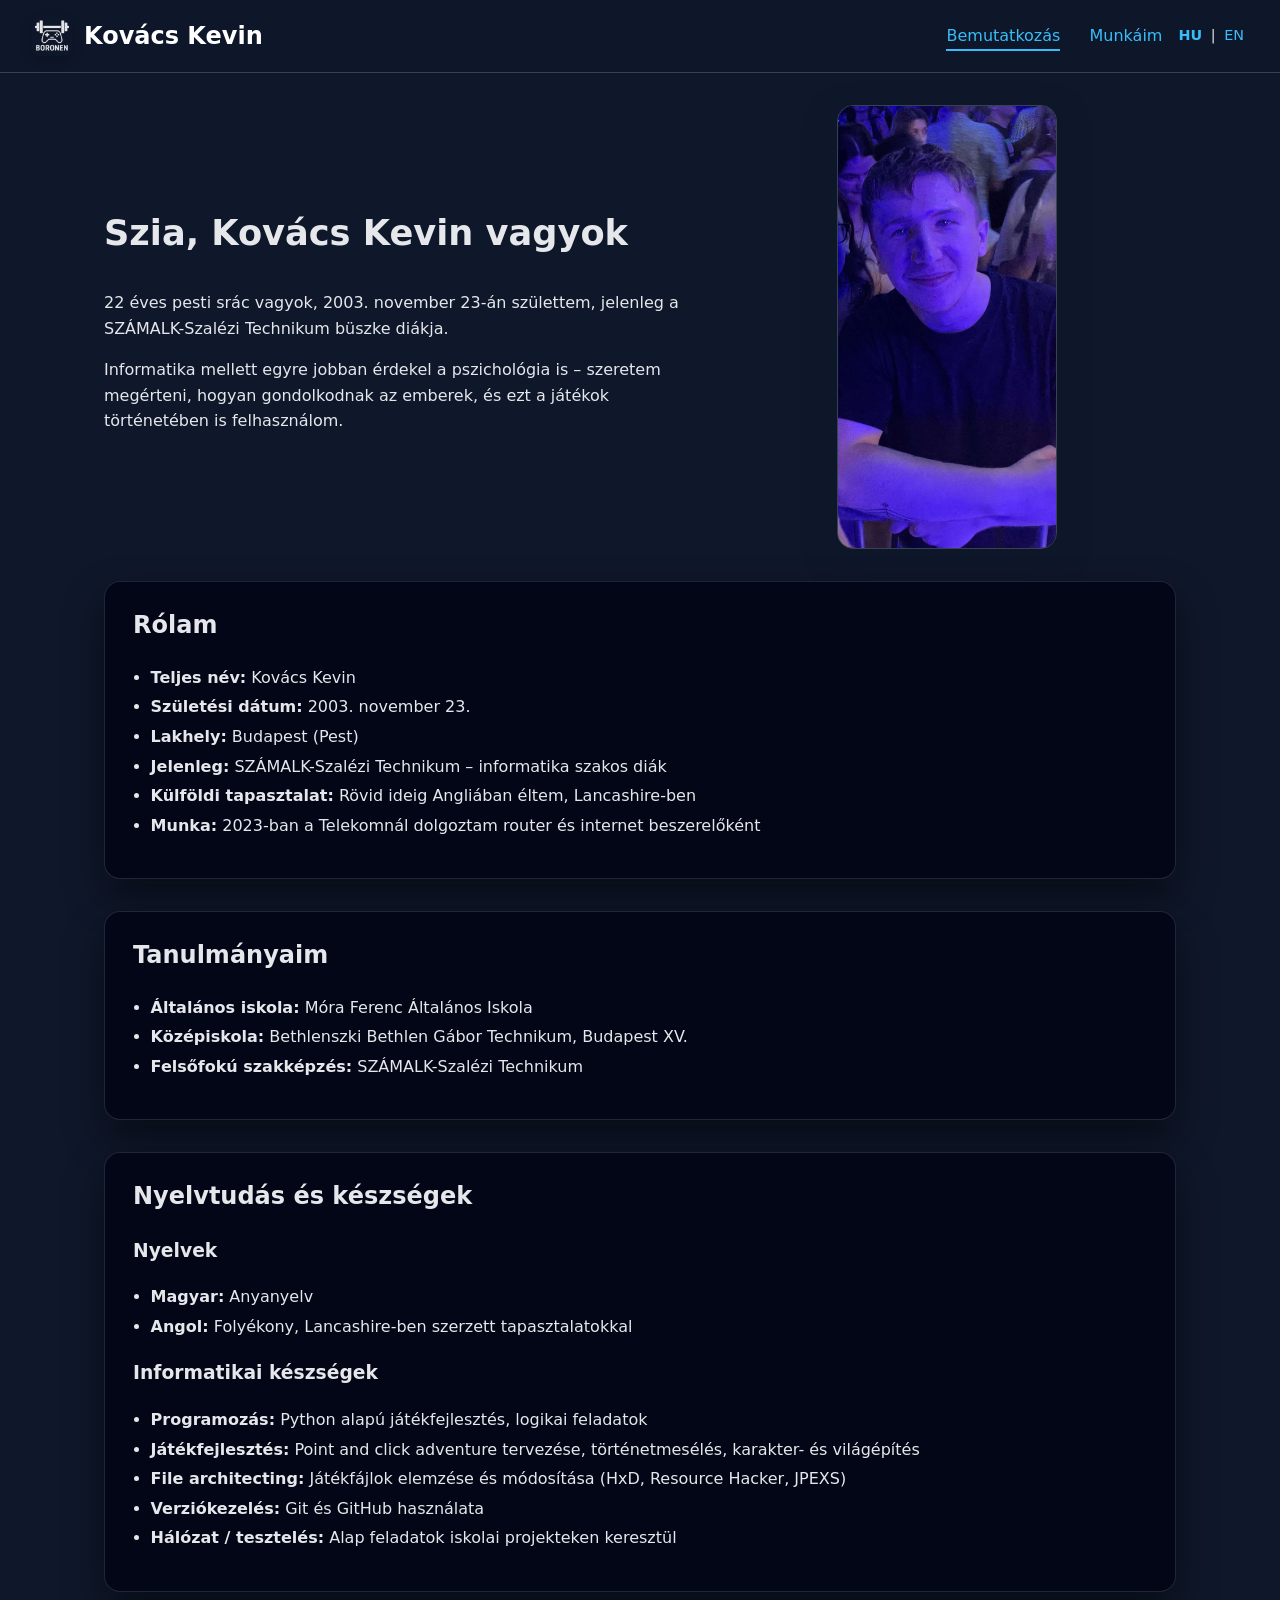
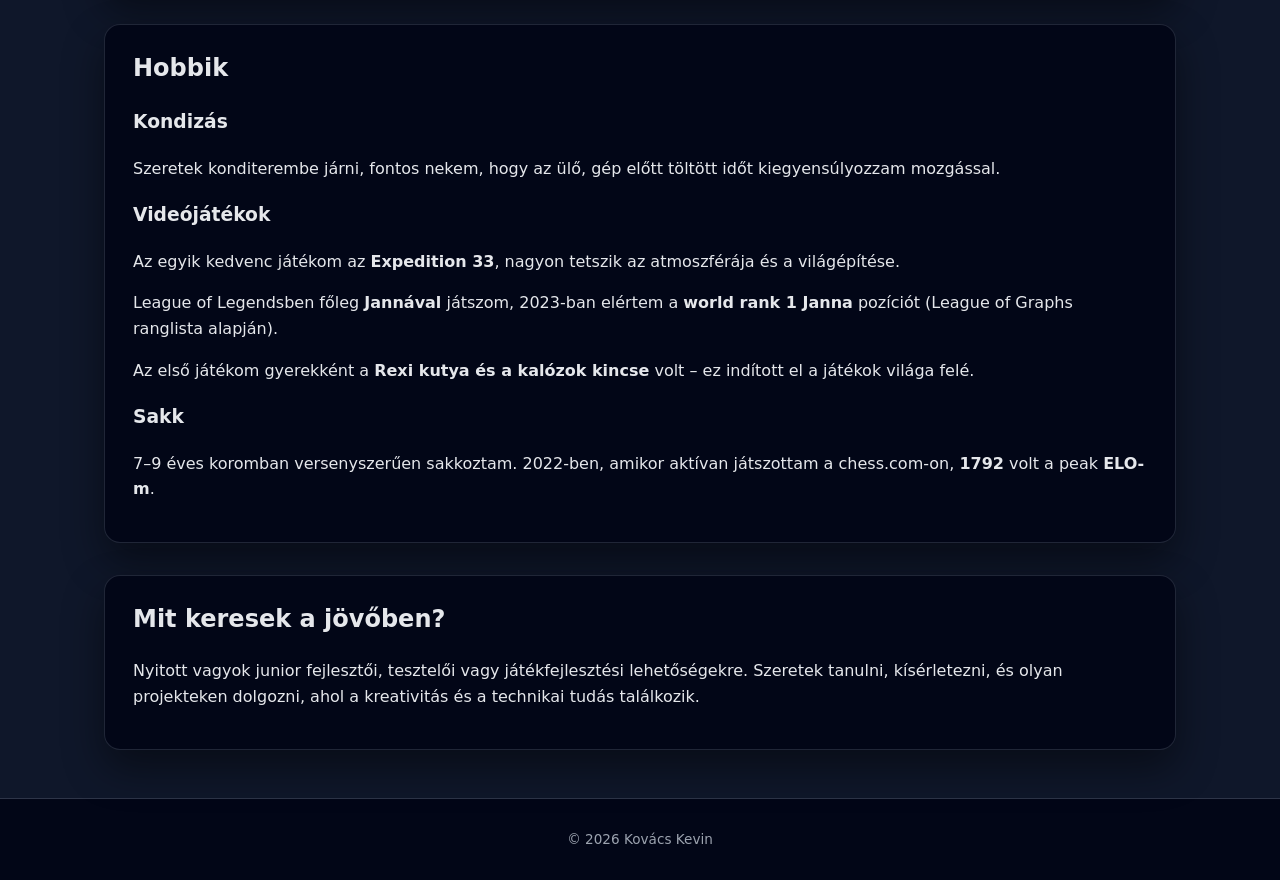
<file: index.html>
<!DOCTYPE html>
<html lang="hu">
<head>
    <meta charset="UTF-8">
    <title>Kovács Kevin – Portfólió</title>
    <meta name="description" content="Kovács Kevin portfóliója: programozás, file architecting, Project PP és kreatív munkák.">
    <meta name="keywords" content="Kovács Kevin, portfólió, programozás, játékfejlesztés, file architecting, hálózatok, tesztelés">
    <link rel="stylesheet" href="style.css">
</head>
<body class="lang-hu">
<header class="site-header">
    <div class="logo-group">
    <img src="assets/logo.png" alt="BORONEN logó" class="boronen-logo">
    <span class="logo-text">Kovács Kevin</span>
</div>
    <nav class="main-nav">
        <a href="index.html" class="active">Bemutatkozás</a>
        <a href="projects.html">Munkáim</a>
    </nav>
    <div class="lang-switch">
        <a href="index.html" class="active">HU</a> |
        <a href="index-en.html">EN</a>
    </div>
</header>

<main class="grid-container home-layout">

    <section class="selfintro">
        <div class="intro-text">
            <h1>Szia, Kovács Kevin vagyok</h1>
            <p>22 éves pesti srác vagyok, 2003. november 23-án születtem, jelenleg a SZÁMALK-Szalézi Technikum büszke diákja.</p>
            <p>Informatika mellett egyre jobban érdekel a pszichológia is – szeretem megérteni, hogyan gondolkodnak az emberek, és ezt a játékok történetében is felhasználom.</p>
        </div>

        <div class="intro-image">
            <img src="assets/jomagam.jpg" alt="Kovács Kevin portréja">
        </div>
    </section>

    <section class="about card">
        <h2>Rólam</h2>
        <ul>
            <li><strong>Teljes név:</strong> Kovács Kevin</li>
            <li><strong>Születési dátum:</strong> 2003. november 23.</li>
            <li><strong>Lakhely:</strong> Budapest (Pest)</li>
            <li><strong>Jelenleg:</strong> SZÁMALK-Szalézi Technikum – informatika szakos diák</li>
            <li><strong>Külföldi tapasztalat:</strong> Rövid ideig Angliában éltem, Lancashire-ben</li>
            <li><strong>Munka:</strong> 2023-ban a Telekomnál dolgoztam router és internet beszerelőként</li>
        </ul>
    </section>

    <section class="education card">
        <h2>Tanulmányaim</h2>
        <ul>
            <li><strong>Általános iskola:</strong> Móra Ferenc Általános Iskola</li>
            <li><strong>Középiskola:</strong> Bethlenszki Bethlen Gábor Technikum, Budapest XV.</li>
            <li><strong>Felsőfokú szakképzés:</strong> SZÁMALK-Szalézi Technikum</li>
        </ul>
    </section>

    <section class="skills card">
        <h2>Nyelvtudás és készségek</h2>

        <h3>Nyelvek</h3>
        <ul>
            <li><strong>Magyar:</strong> Anyanyelv</li>
            <li><strong>Angol:</strong> Folyékony, Lancashire-ben szerzett tapasztalatokkal</li>
        </ul>

        <h3>Informatikai készségek</h3>
        <ul>
            <li><strong>Programozás:</strong> Python alapú játékfejlesztés, logikai feladatok</li>
            <li><strong>Játékfejlesztés:</strong> Point and click adventure tervezése, történetmesélés, karakter- és világépítés</li>
            <li><strong>File architecting:</strong> Játékfájlok elemzése és módosítása (HxD, Resource Hacker, JPEXS)</li>
            <li><strong>Verziókezelés:</strong> Git és GitHub használata</li>
            <li><strong>Hálózat / tesztelés:</strong> Alap feladatok iskolai projekteken keresztül</li>
        </ul>
    </section>

    <section class="hobbies card">
        <h2>Hobbik</h2>

        <h3>Kondizás</h3>
        <p>Szeretek konditerembe járni, fontos nekem, hogy az ülő, gép előtt töltött időt kiegyensúlyozzam mozgással.</p>

        <h3>Videójátékok</h3>
        <p>Az egyik kedvenc játékom az <strong>Expedition 33</strong>, nagyon tetszik az atmoszférája és a világépítése.</p>
        <p>League of Legendsben főleg <strong>Jannával</strong> játszom, 2023-ban elértem a <strong>world rank 1 Janna</strong> pozíciót (League of Graphs ranglista alapján).</p>
        <p>Az első játékom gyerekként a <strong>Rexi kutya és a kalózok kincse</strong> volt – ez indított el a játékok világa felé.</p>

        <h3>Sakk</h3>
        <p>7–9 éves koromban versenyszerűen sakkoztam. 2022-ben, amikor aktívan játszottam a chess.com-on, <strong>1792</strong> volt a peak <strong>ELO-m</strong>.</p>
    </section>

    <section class="extra card">
        <h2>Mit keresek a jövőben?</h2>
        <p>Nyitott vagyok junior fejlesztői, tesztelői vagy játékfejlesztési lehetőségekre. Szeretek tanulni, kísérletezni, és olyan projekteken dolgozni, ahol a kreativitás és a technikai tudás találkozik.</p>
    </section>

</main>

<footer class="site-footer">
    <p>&copy; 2026 Kovács Kevin</p>
</footer>

</body>
</html>
</file>
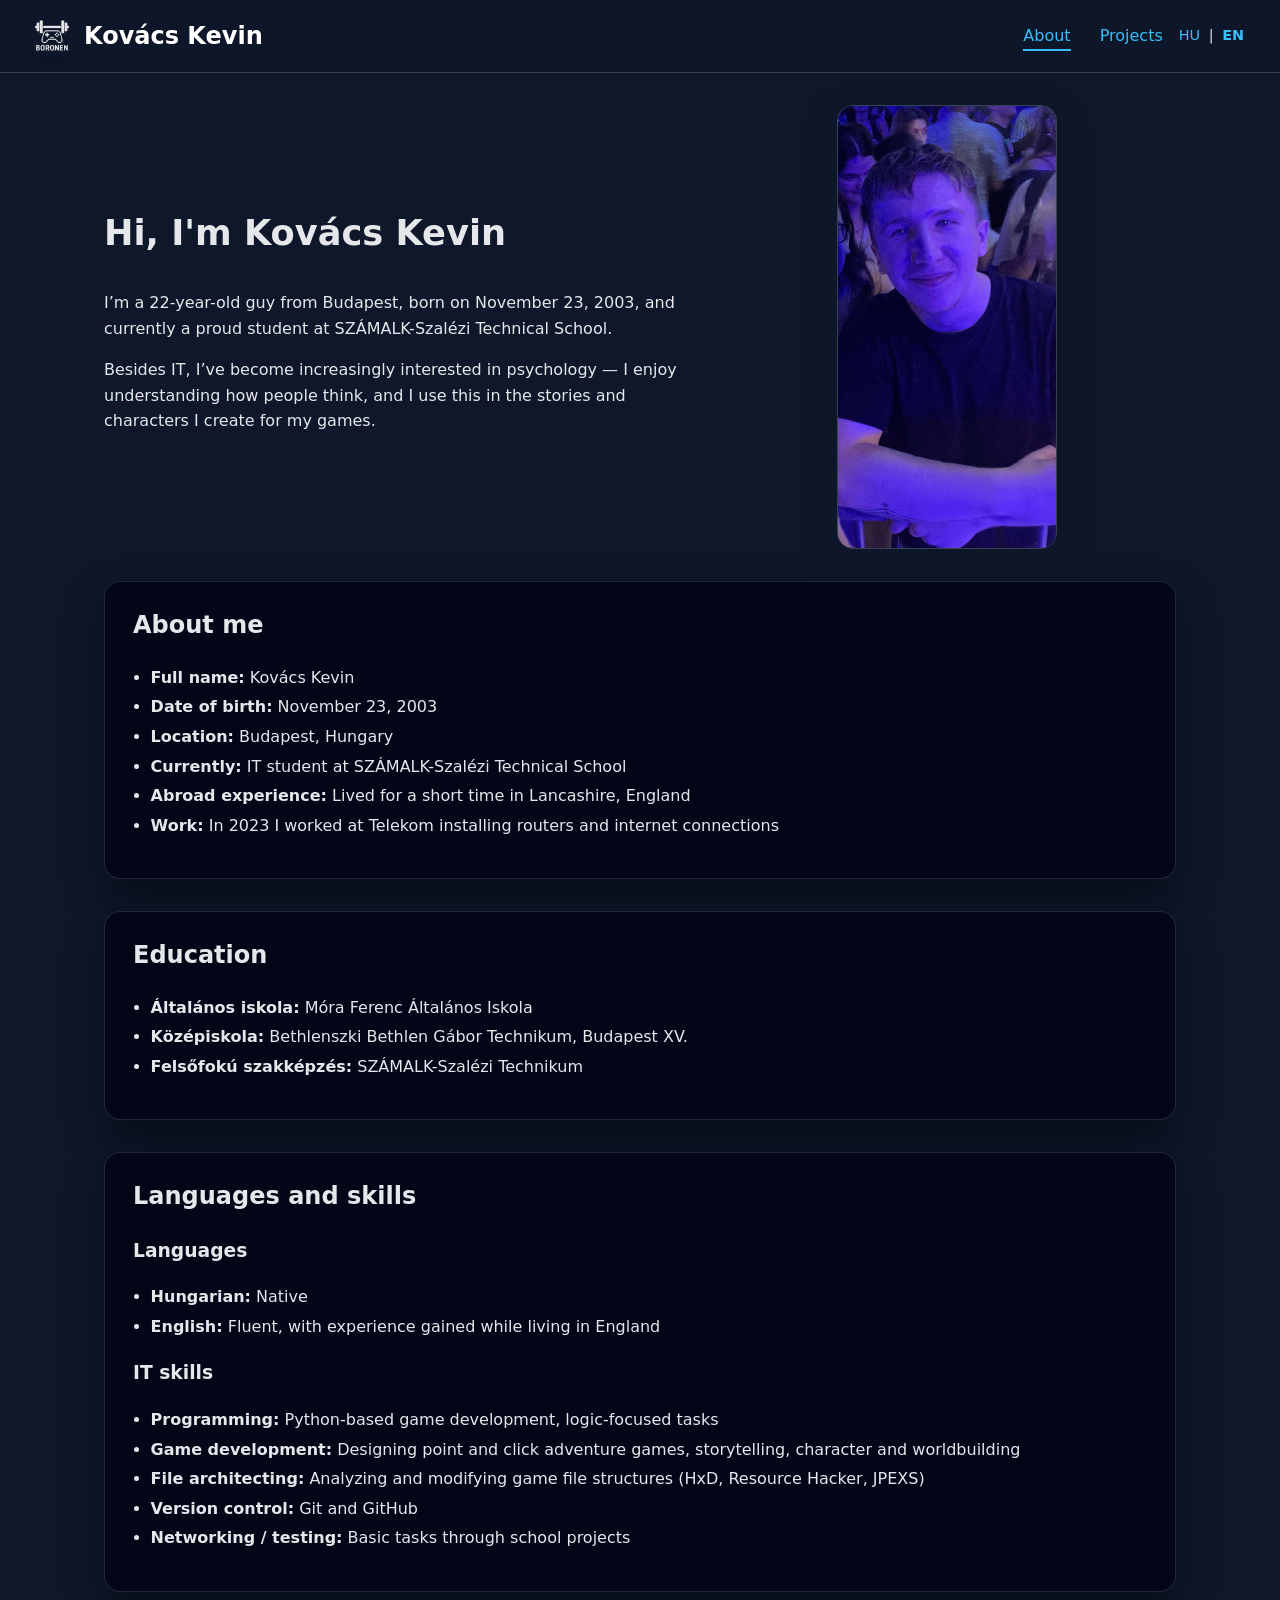
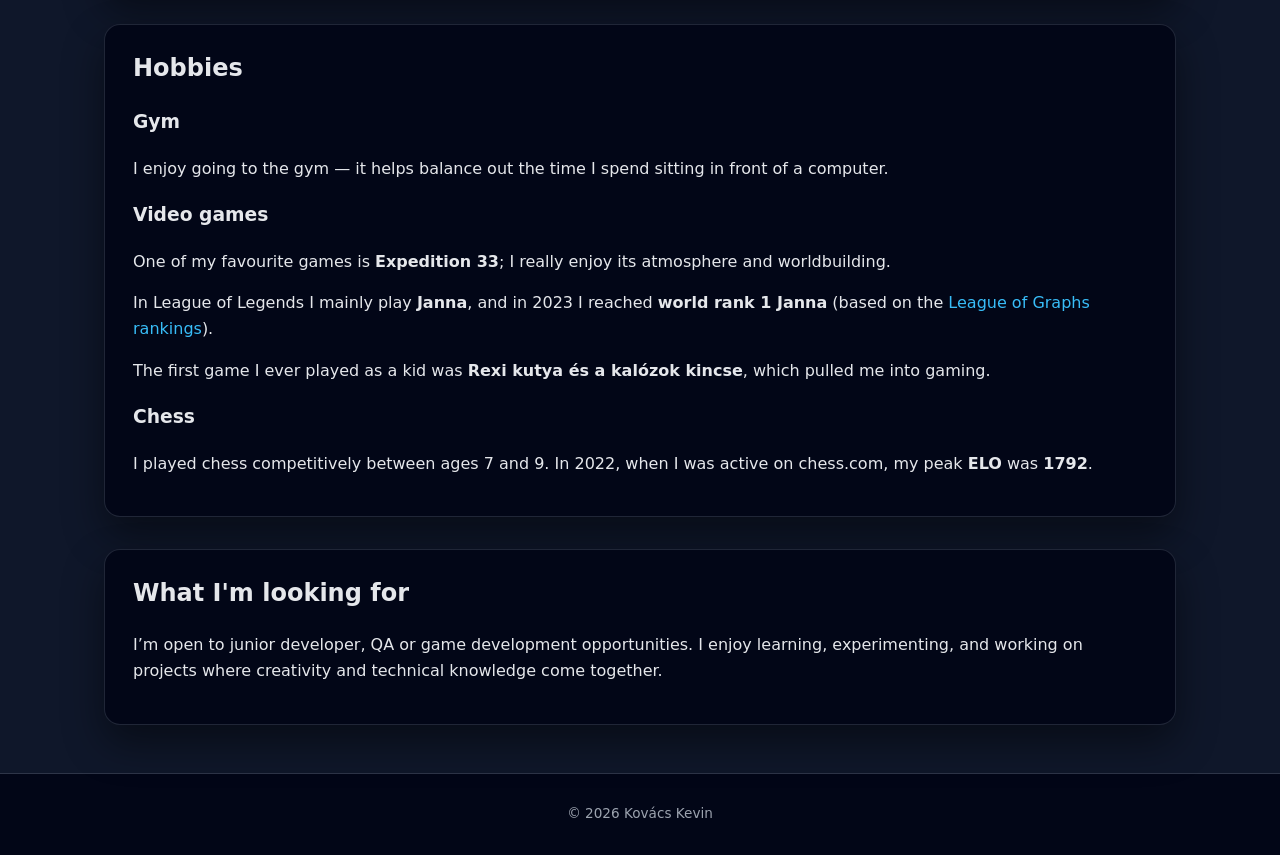
<file: index-en.html>
<!DOCTYPE html>
<html lang="en">
<head>
    <meta charset="UTF-8">
    <title>Kovács Kevin – Portfolio</title>
    <meta name="description" content="Portfolio of Kovács Kevin: programming, file architecting, Project PP and creative work.">
    <meta name="keywords" content="Kovács Kevin, portfolio, programming, game development, file architecting, networking, testing">
    <link rel="stylesheet" href="style.css">
</head>
<body class="lang-en">
<header class="site-header">
    <div class="logo-group">
    <img src="assets/logo.png" alt="BORONEN logó" class="boronen-logo">
    <span class="logo-text">Kovács Kevin</span>
</div>
    <nav class="main-nav">
        <a href="index-en.html" class="active">About</a>
        <a href="projects-en.html">Projects</a>
    </nav>
    <div class="lang-switch">
        <a href="projects.html">HU</a> |
        <a href="projects-en.html" class="active">EN</a>
    </div>
</header>
<main class="grid-container home-layout">
    <section class="selfintro">
        <div class="intro-text">
            <h1>Hi, I'm Kovács Kevin</h1>
            <p>I’m a 22-year-old guy from Budapest, born on November 23, 2003, and currently a proud student at SZÁMALK-Szalézi Technical School.</p>
            <p>Besides IT, I’ve become increasingly interested in psychology — I enjoy understanding how people think, and I use this in the stories and characters I create for my games.</p>
        </div>

        <div class="intro-image">
            <img src="assets/jomagam.jpg" alt="Portrait of Kovács Kevin">
        </div>
    </section>

    <section class="about card">
        <h2>About me</h2>
        <ul>
            <li><strong>Full name:</strong> Kovács Kevin</li>
            <li><strong>Date of birth:</strong> November 23, 2003</li>
            <li><strong>Location:</strong> Budapest, Hungary</li>
            <li><strong>Currently:</strong> IT student at SZÁMALK-Szalézi Technical School</li>
            <li><strong>Abroad experience:</strong> Lived for a short time in Lancashire, England</li>
            <li><strong>Work:</strong> In 2023 I worked at Telekom installing routers and internet connections</li>
        </ul>
    </section>

    <section class="education card">
        <h2>Education</h2>
        <ul>
            <li><strong>Általános iskola:</strong> Móra Ferenc Általános Iskola</li>
            <li><strong>Középiskola:</strong> Bethlenszki Bethlen Gábor Technikum, Budapest XV.</li>
            <li><strong>Felsőfokú szakképzés:</strong> SZÁMALK-Szalézi Technikum</li>
        </ul>
    </section>

    <section class="skills card">
        <h2>Languages and skills</h2>

        <h3>Languages</h3>
        <ul>
            <li><strong>Hungarian:</strong> Native</li>
            <li><strong>English:</strong> Fluent, with experience gained while living in England</li>
        </ul>

        <h3>IT skills</h3>
        <ul>
            <li><strong>Programming:</strong> Python-based game development, logic-focused tasks</li>
            <li><strong>Game development:</strong> Designing point and click adventure games, storytelling, character and worldbuilding</li>
            <li><strong>File architecting:</strong> Analyzing and modifying game file structures (HxD, Resource Hacker, JPEXS)</li>
            <li><strong>Version control:</strong> Git and GitHub</li>
            <li><strong>Networking / testing:</strong> Basic tasks through school projects</li>
        </ul>
    </section>

    <section class="hobbies card">
        <h2>Hobbies</h2>

        <h3>Gym</h3>
        <p>I enjoy going to the gym — it helps balance out the time I spend sitting in front of a computer.</p>

        <h3>Video games</h3>
        <p>One of my favourite games is <strong>Expedition 33</strong>; I really enjoy its atmosphere and worldbuilding.</p>
        <p>In League of Legends I mainly play <strong>Janna</strong>, and in 2023 I reached <strong>world rank 1 Janna</strong> (based on the <a href="https://web.archive.org/web/20231002121530/https://www.leagueofgraphs.com/rankings/summoners/janna" target="_blank">League of Graphs rankings</a>).</p>
        <p>The first game I ever played as a kid was <strong>Rexi kutya és a kalózok kincse</strong>, which pulled me into gaming.</p>

        <h3>Chess</h3>
        <p>I played chess competitively between ages 7 and 9. In 2022, when I was active on chess.com, my peak <strong>ELO</strong> was <strong>1792</strong>.</p>
    </section>

    <section class="extra card">
        <h2>What I'm looking for</h2>
        <p>I’m open to junior developer, QA or game development opportunities. I enjoy learning, experimenting, and working on projects where creativity and technical knowledge come together.</p>
    </section>

</main>

<footer class="site-footer">
    <p>&copy; 2026 Kovács Kevin</p>
</footer>

</body>
</html>
</file>
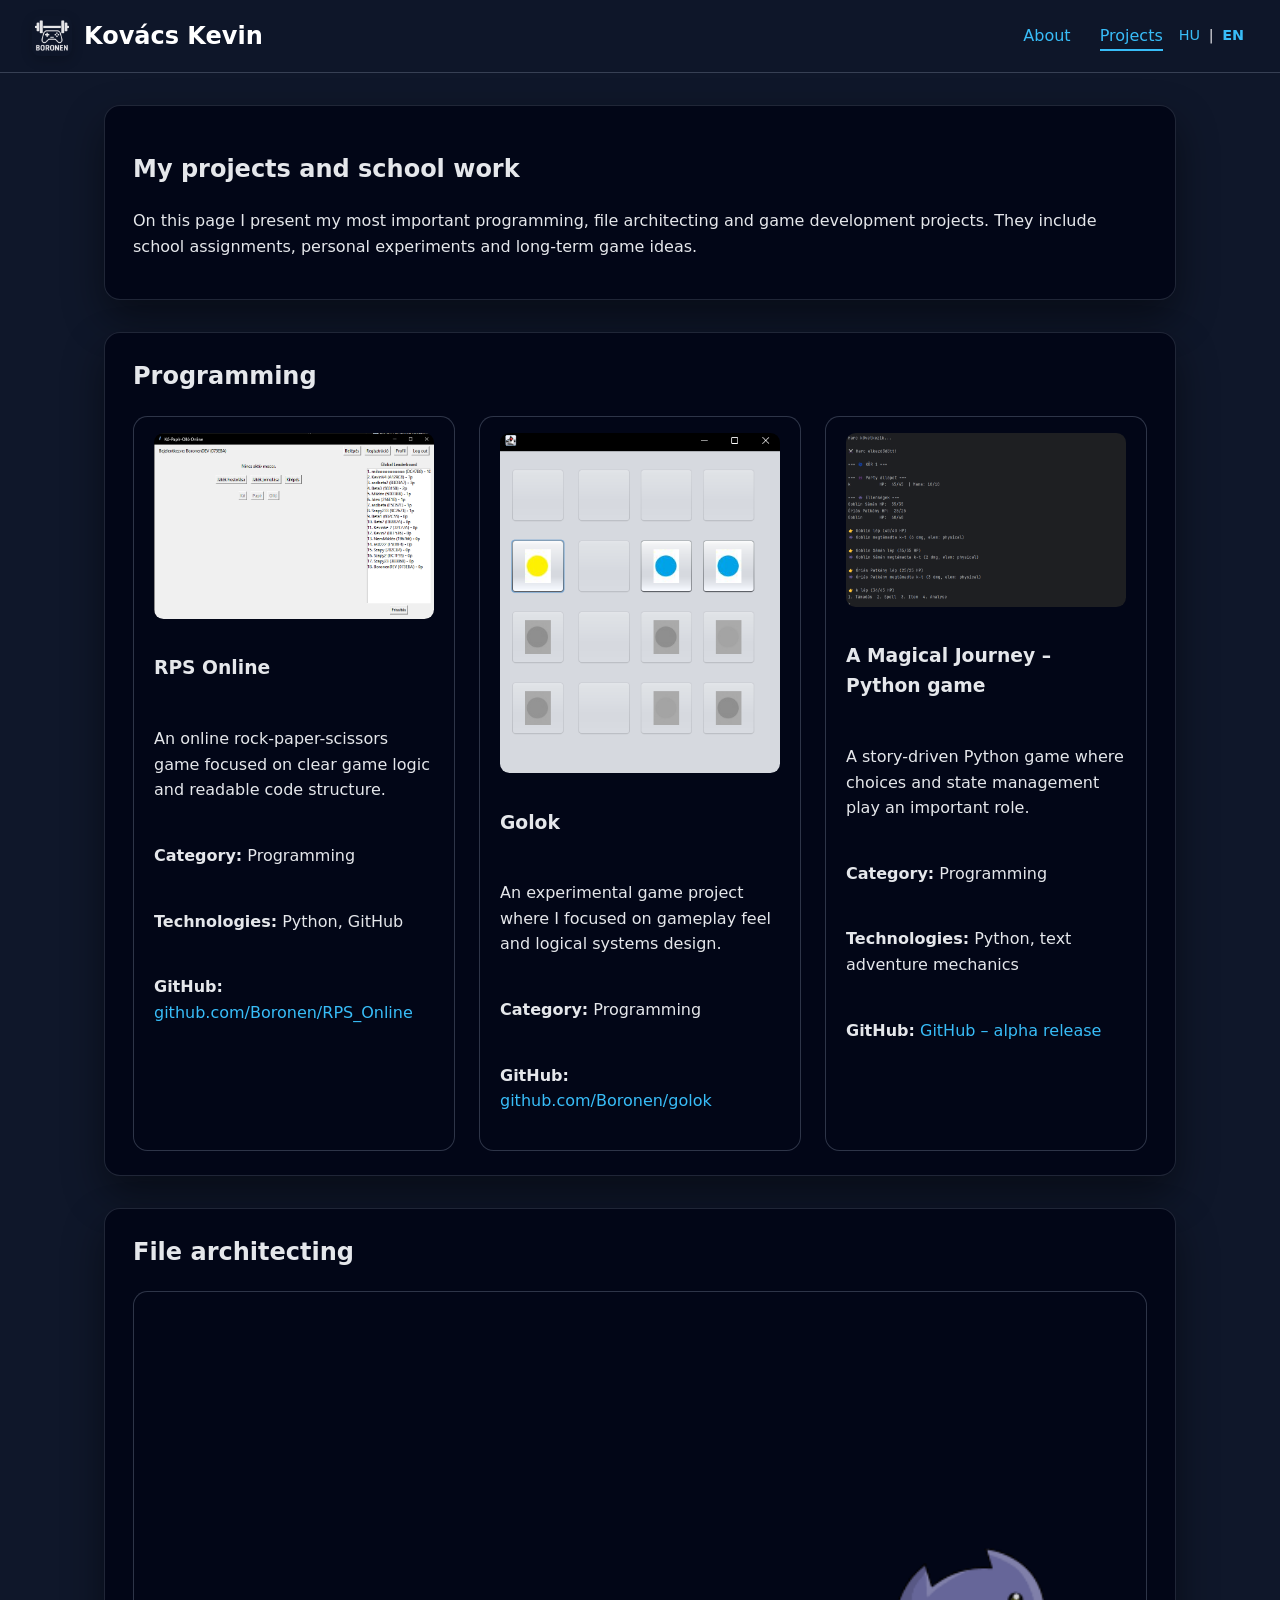
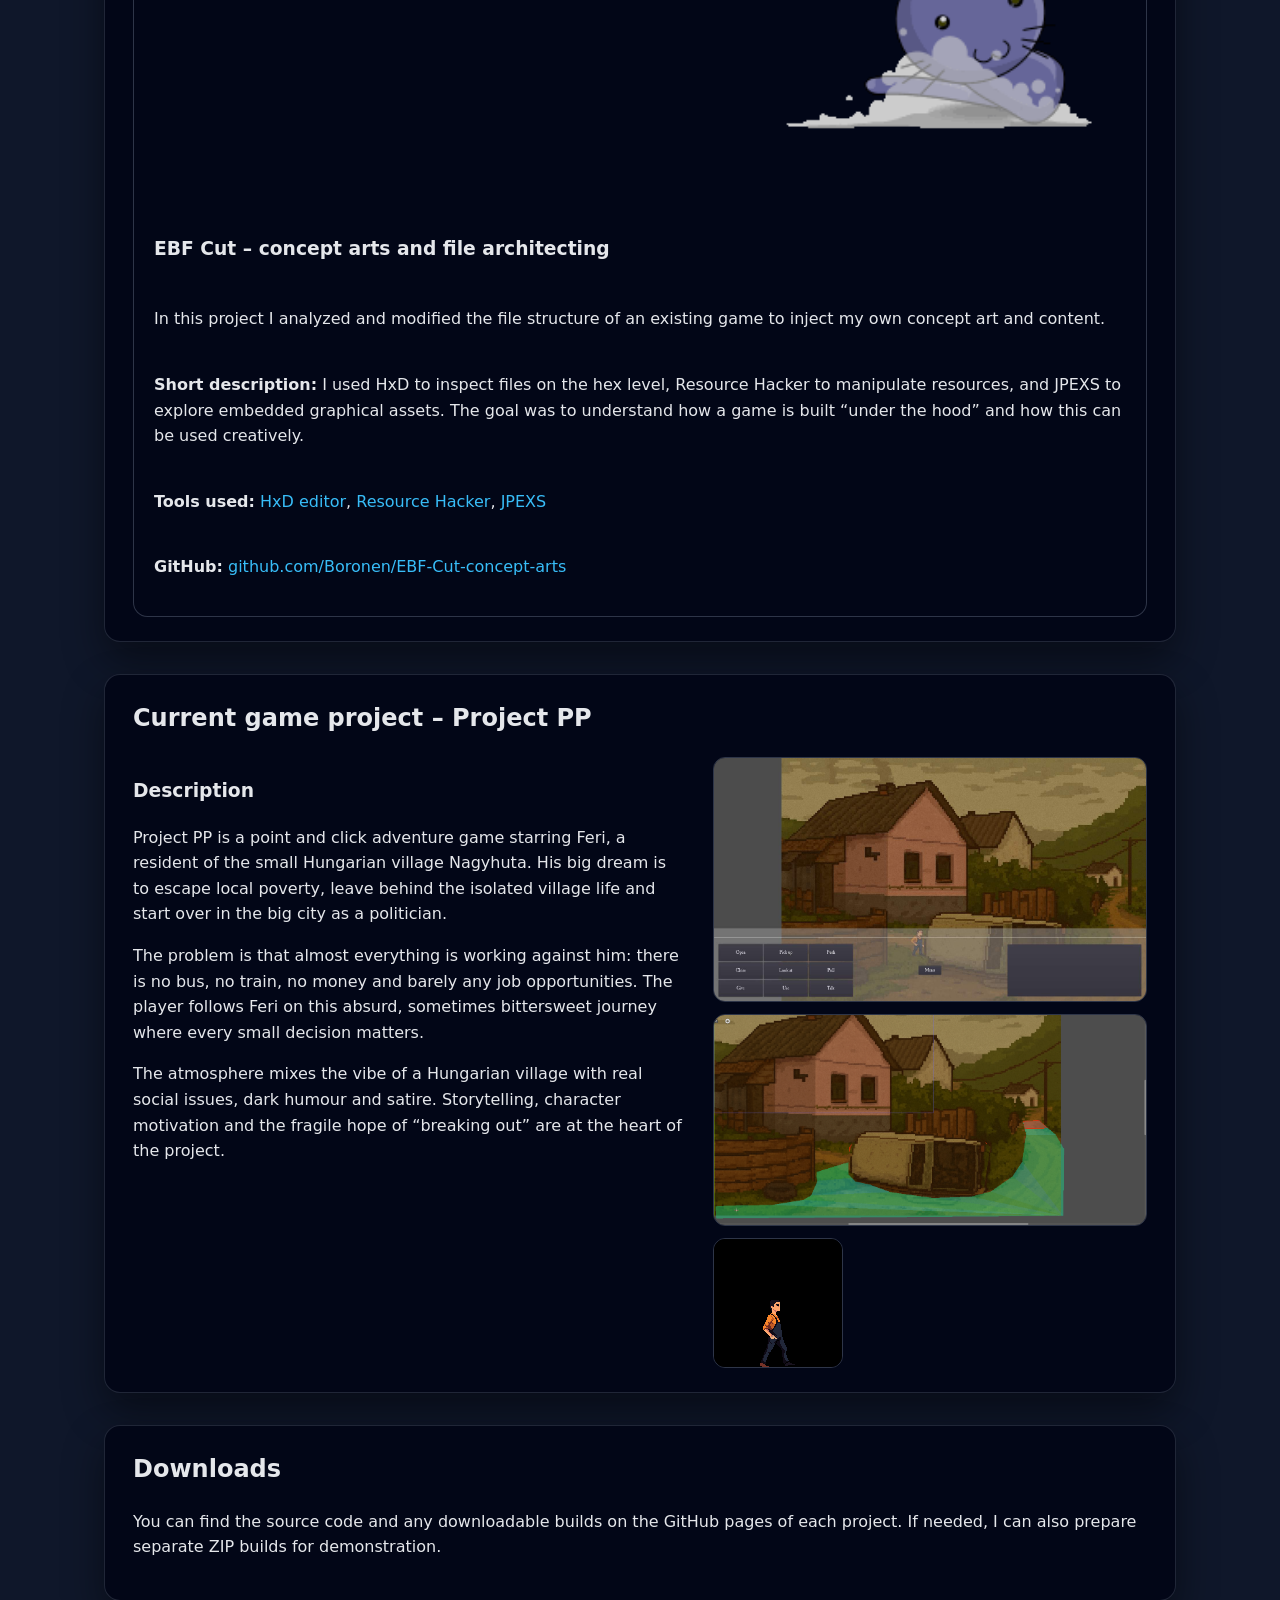
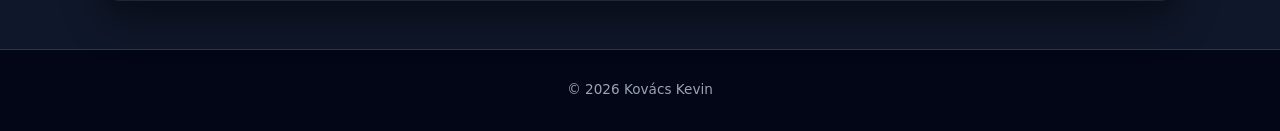
<file: projects-en.html>
<!DOCTYPE html>
<html lang="en">
<head>
    <meta charset="UTF-8">
    <title>Kovács Kevin – Projects</title>
    <meta name="description" content="Programming, file architecting and game development projects by Kovács Kevin, including Project PP.">
    <meta name="keywords" content="Kovács Kevin, programming, game development, file architecting, Project PP, portfolio">
    <link rel="stylesheet" href="style.css">
</head>
<body class="lang-en">
<header class="site-header">
    <div class="logo-group">
    <img src="assets/logo.png" alt="BORONEN logó" class="boronen-logo">
    <span class="logo-text">Kovács Kevin</span>
</div>
    <nav class="main-nav">
        <a href="index-en.html">About</a>
        <a href="projects-en.html" class="active">Projects</a>
    </nav>
    <div class="lang-switch">
        <a href="projects.html">HU</a> |
        <a href="projects-en.html" class="active">EN</a>
    </div>
</header>

<main class="grid-container projects-layout">
    <section class="intro card">
        <h1>My projects and school work</h1>
        <p>On this page I present my most important programming, file architecting and game development projects. They include school assignments, personal experiments and long-term game ideas.</p>
    </section>

    <section class="card">
        <h2>Programming</h2>
        <div class="card-grid">
            <article class="project-card">
                <img src="assets/rps-online.png" alt="RPS Online – rock-paper-scissors game">
                <h3>RPS Online</h3>
                <p>An online rock-paper-scissors game focused on clear game logic and readable code structure.</p>
                <p><strong>Category:</strong> Programming</p>
                <p><strong>Technologies:</strong> Python, GitHub</p>
                <p><strong>GitHub:</strong> <a href="https://github.com/Boronen/RPS_Online" target="_blank">github.com/Boronen/RPS_Online</a></p>
            </article>

            <article class="project-card">
                <img src="assets/golok.png" alt="Golok game">
                <h3>Golok</h3>
                <p>An experimental game project where I focused on gameplay feel and logical systems design.</p>
                <p><strong>Category:</strong> Programming</p>
                <p><strong>GitHub:</strong> <a href="https://github.com/Boronen/golok" target="_blank">github.com/Boronen/golok</a></p>
            </article>

            <article class="project-card">
                <img src="assets/magical-journey.png" alt="A Magical Journey – Python game">
                <h3>A Magical Journey – Python game</h3>
                <p>A story-driven Python game where choices and state management play an important role.</p>
                <p><strong>Category:</strong> Programming</p>
                <p><strong>Technologies:</strong> Python, text adventure mechanics</p>
                <p><strong>GitHub:</strong> <a href="https://github.com/Boronen/A-Magical-Journey---Python-game/tree/alpha-release" target="_blank">GitHub – alpha release</a></p>
            </article>
        </div>
    </section>

    <section class="card">
        <h2>File architecting</h2>
        <div class="card-grid">
            <article class="project-card">
                <img src="assets/frame_1.gif" alt="EBF Cut concept arts">
                <h3>EBF Cut – concept arts and file architecting</h3>
                <p>In this project I analyzed and modified the file structure of an existing game to inject my own concept art and content.</p>
                <p><strong>Short description:</strong> I used HxD to inspect files on the hex level, Resource Hacker to manipulate resources, and JPEXS to explore embedded graphical assets. The goal was to understand how a game is built “under the hood” and how this can be used creatively.</p>
                <p><strong>Tools used:</strong>
                    <a href="https://mh-nexus.de/en/hxd/" target="_blank">HxD editor</a>,
                    <a href="https://www.angusj.com/resourcehacker/" target="_blank">Resource Hacker</a>,
                    <a href="https://github.com/jindrapetrik/jpexs-decompiler" target="_blank">JPEXS</a>
                </p>
                <p><strong>GitHub:</strong> <a href="https://github.com/Boronen/EBF-Cut-concept-arts" target="_blank">github.com/Boronen/EBF-Cut-concept-arts</a></p>
            </article>
        </div>
    </section>

    <section class="card">
        <h2>Current game project – Project PP</h2>
        <div class="project-pp-layout">
            <div>
                <h3>Description</h3>
                <p>Project PP is a point and click adventure game starring Feri, a resident of the small Hungarian village Nagyhuta. His big dream is to escape local poverty, leave behind the isolated village life and start over in the big city as a politician.</p>
                <p>The problem is that almost everything is working against him: there is no bus, no train, no money and barely any job opportunities. The player follows Feri on this absurd, sometimes bittersweet journey where every small decision matters.</p>
                <p>The atmosphere mixes the vibe of a Hungarian village with real social issues, dark humour and satire. Storytelling, character motivation and the fragile hope of “breaking out” are at the heart of the project.</p>
            </div>
            <div class="project-pp-images">
                <img src="assets/project-pp-1.jpg" alt="Project PP – concept art 1">
                <img src="assets/project-pp-2.png" alt="Project PP – concept art 2">
                <img src="assets/sprite-animation.gif" alt="Project PP – concept art 3">
            </div>
        </div>
    </section>

    <section class="card">
        <h2>Downloads</h2>
        <p>You can find the source code and any downloadable builds on the GitHub pages of each project. If needed, I can also prepare separate ZIP builds for demonstration.</p>
    </section>
</main>

<footer class="site-footer">
    <p>&copy; 2026 Kovács Kevin</p>
</footer>
</body>
</html>
</file>
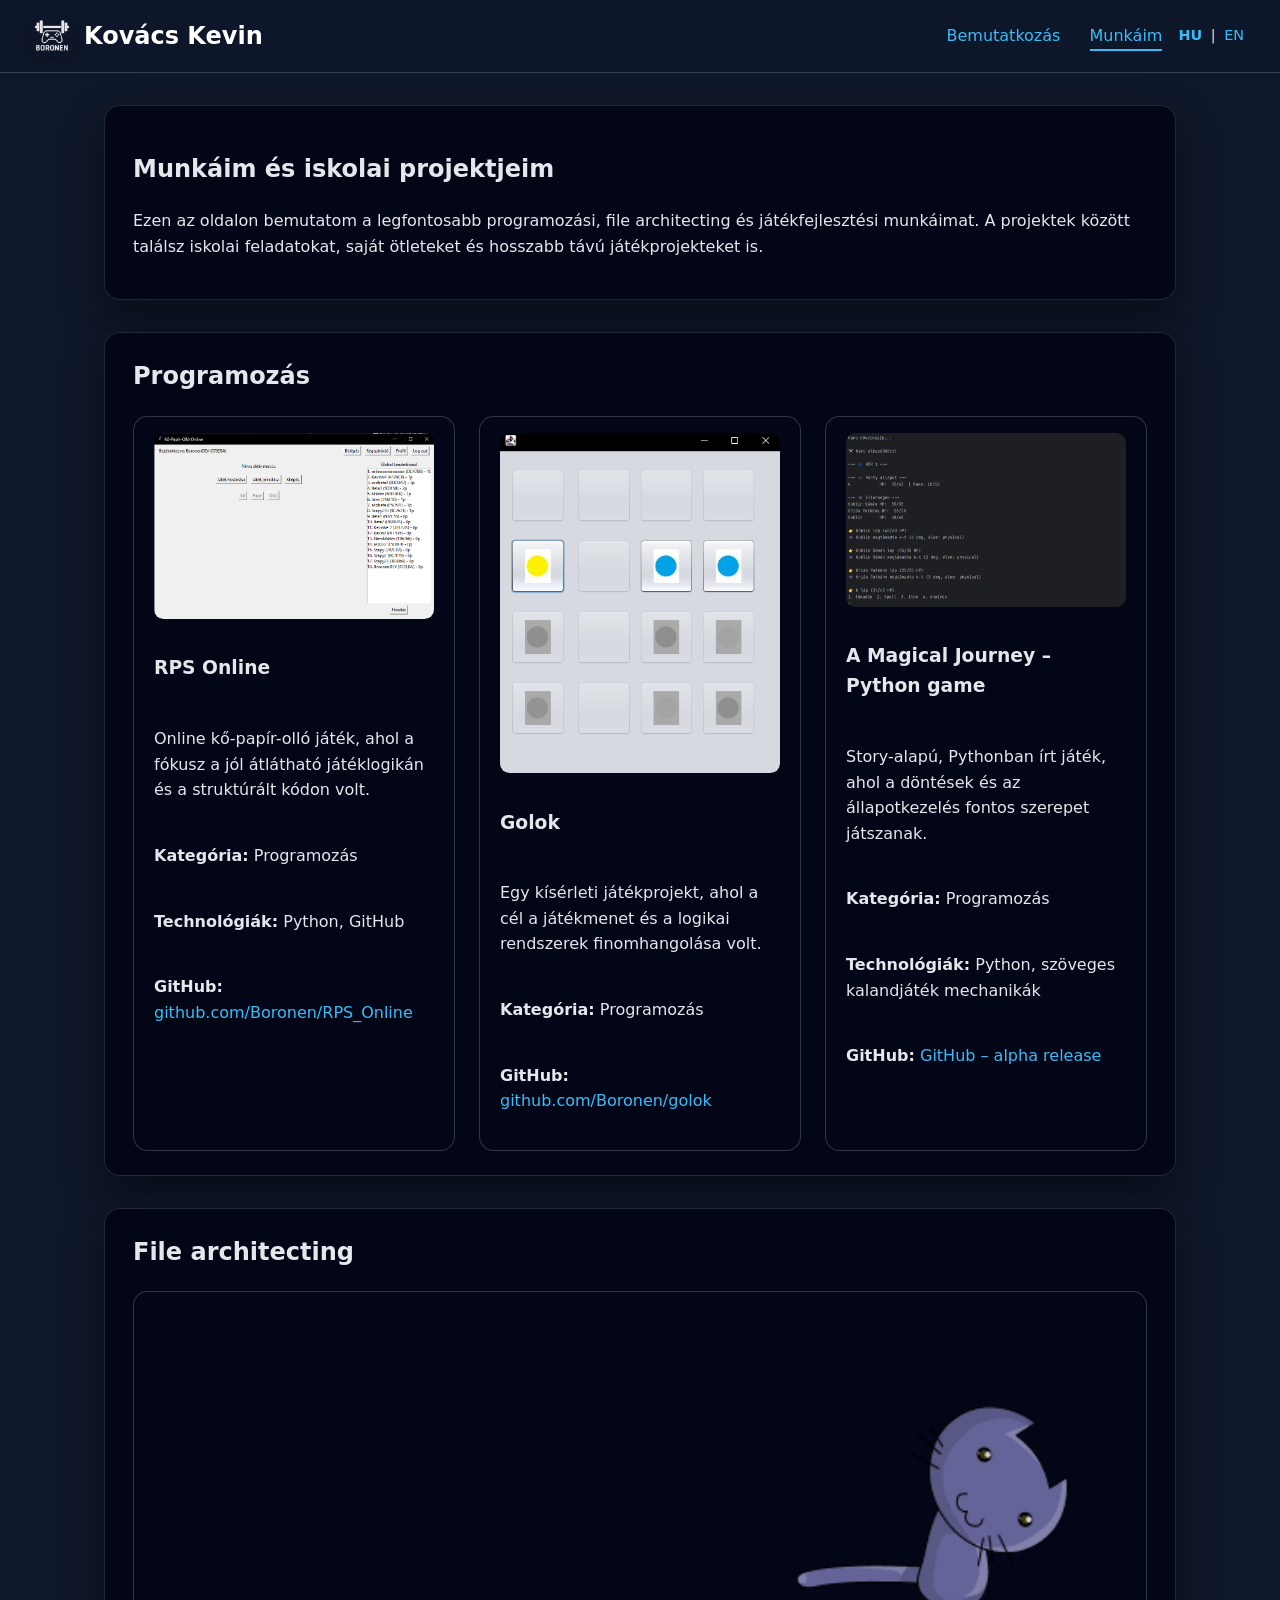
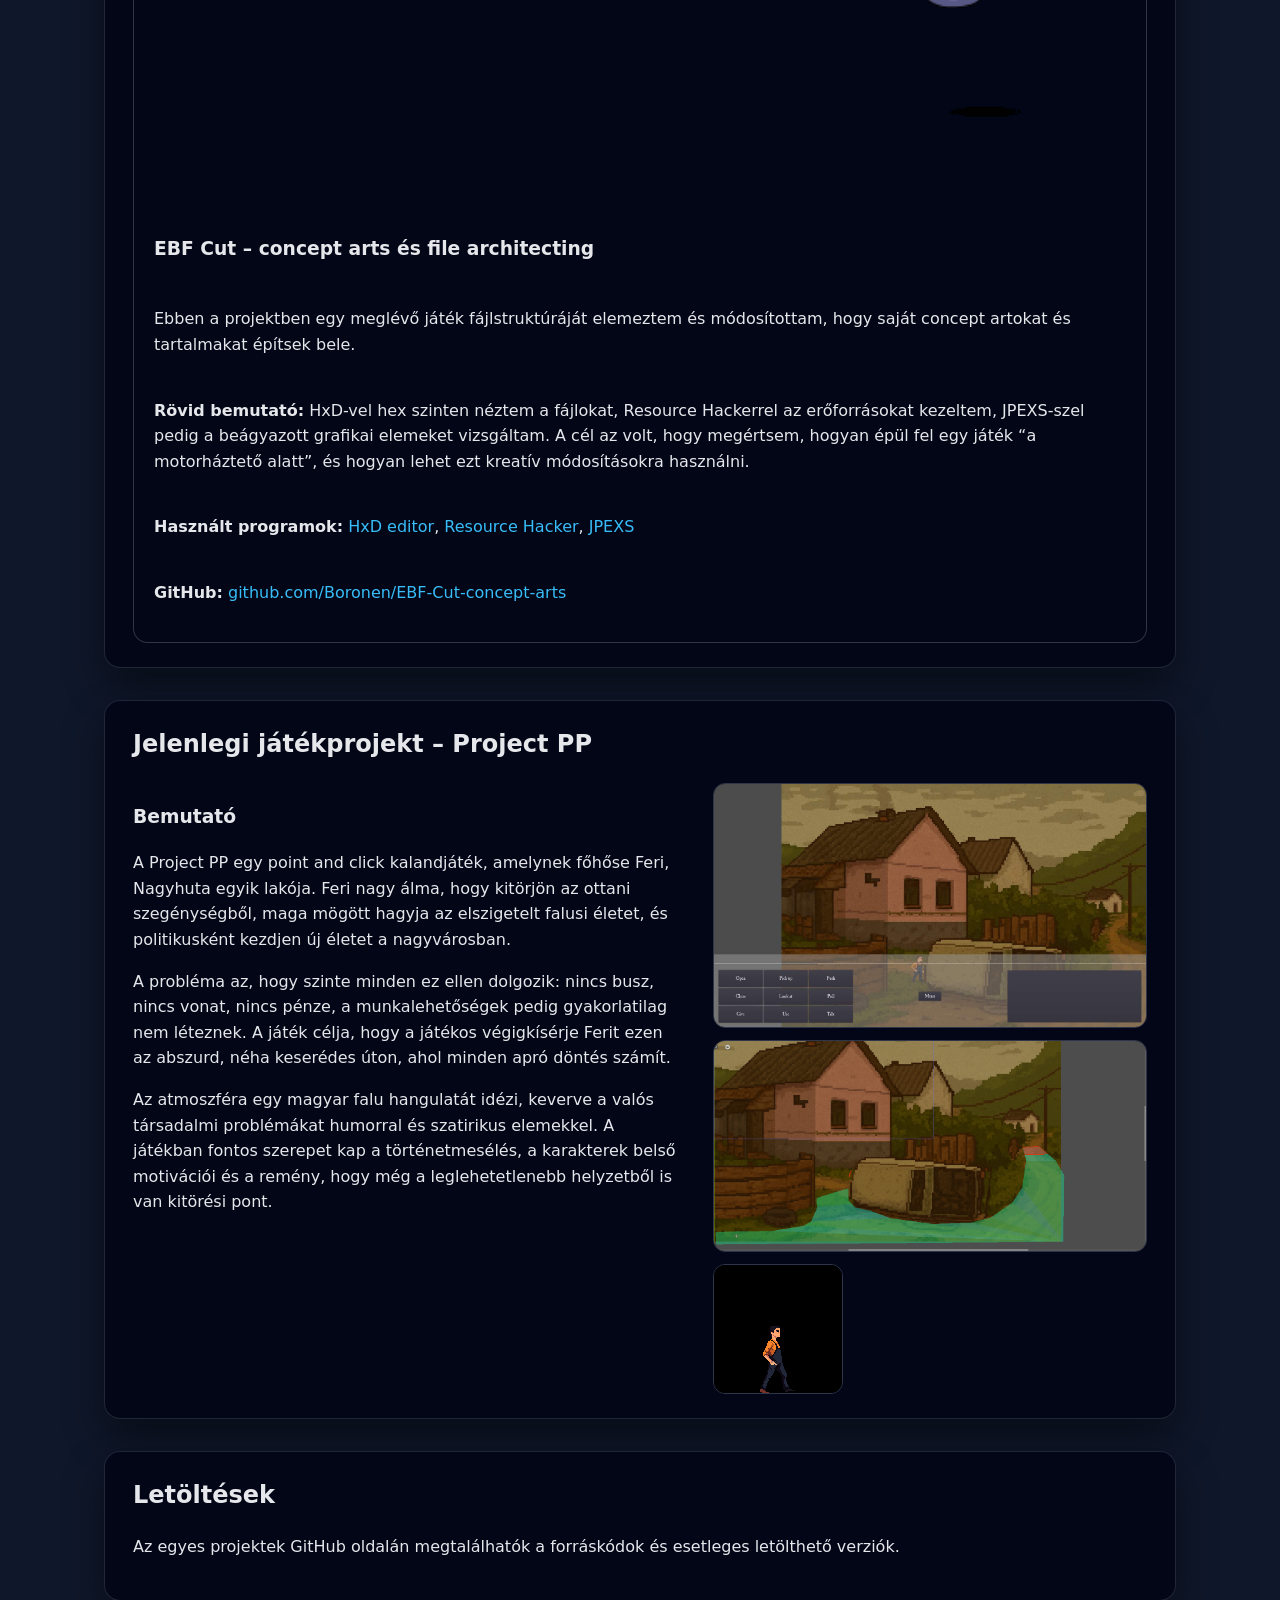
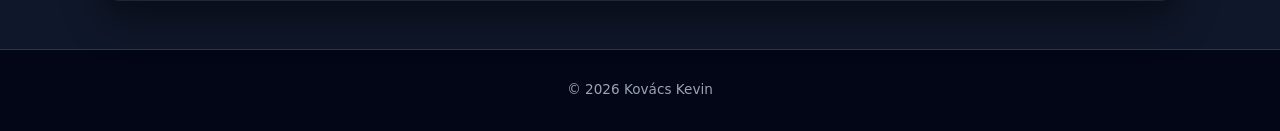
<file: projects.html>
<!DOCTYPE html>
<html lang="hu">
<head>
    <meta charset="UTF-8">
    <title>Kovács Kevin – Munkáim</title>
    <meta name="description" content="Kovács Kevin programozási, file architecting és játékfejlesztési munkái, köztük a Project PP.">
    <meta name="keywords" content="Kovács Kevin, programozás, játékfejlesztés, file architecting, Project PP, portfólió">
    <link rel="stylesheet" href="style.css">
</head>
<body class="lang-hu">
<header class="site-header">
    <div class="logo-group">
    <img src="assets/logo.png" alt="BORONEN logó" class="boronen-logo">
    <span class="logo-text">Kovács Kevin</span>
</div>
    <nav class="main-nav">
        <a href="index.html">Bemutatkozás</a>
        <a href="projects.html" class="active">Munkáim</a>
    </nav>
    <div class="lang-switch">
        <a href="projects.html" class="active">HU</a> |
        <a href="projects-en.html">EN</a>
    </div>
</header>

<main class="grid-container projects-layout">
    <section class="intro card">
        <h1>Munkáim és iskolai projektjeim</h1>
        <p>Ezen az oldalon bemutatom a legfontosabb programozási, file architecting és játékfejlesztési munkáimat. A projektek között találsz iskolai feladatokat, saját ötleteket és hosszabb távú játékprojekteket is.</p>
    </section>

    <section class="card">
        <h2>Programozás</h2>
        <div class="card-grid">
            <article class="project-card">
                <img src="assets/rps-online.png" alt="RPS Online – kő-papír-olló játék">
                <h3>RPS Online</h3>
                <p>Online kő-papír-olló játék, ahol a fókusz a jól átlátható játéklogikán és a struktúrált kódon volt.</p>
                <p><strong>Kategória:</strong> Programozás</p>
                <p><strong>Technológiák:</strong> Python, GitHub</p>
                <p><strong>GitHub:</strong> <a href="https://github.com/Boronen/RPS_Online" target="_blank">github.com/Boronen/RPS_Online</a></p>
            </article>

            <article class="project-card">
                <img src="assets/golok.png" alt="Golok játék">
                <h3>Golok</h3>
                <p>Egy kísérleti játékprojekt, ahol a cél a játékmenet és a logikai rendszerek finomhangolása volt.</p>
                <p><strong>Kategória:</strong> Programozás</p>
                <p><strong>GitHub:</strong> <a href="https://github.com/Boronen/golok" target="_blank">github.com/Boronen/golok</a></p>
            </article>

            <article class="project-card">
                <img src="assets/magical-journey.png" alt="A Magical Journey – Python játék">
                <h3>A Magical Journey – Python game</h3>
                <p>Story-alapú, Pythonban írt játék, ahol a döntések és az állapotkezelés fontos szerepet játszanak.</p>
                <p><strong>Kategória:</strong> Programozás</p>
                <p><strong>Technológiák:</strong> Python, szöveges kalandjáték mechanikák</p>
                <p><strong>GitHub:</strong> <a href="https://github.com/Boronen/A-Magical-Journey---Python-game/tree/alpha-release" target="_blank">GitHub – alpha release</a></p>
            </article>
        </div>
    </section>

    <section class="card">
        <h2>File architecting</h2>
        <div class="card-grid">
            <article class="project-card">
                <img src="assets/frame_1.gif" alt="EBF Cut concept artok">
                <h3>EBF Cut – concept arts és file architecting</h3>
                <p>Ebben a projektben egy meglévő játék fájlstruktúráját elemeztem és módosítottam, hogy saját concept artokat és tartalmakat építsek bele.</p>
                <p><strong>Rövid bemutató:</strong> HxD-vel hex szinten néztem a fájlokat, Resource Hackerrel az erőforrásokat kezeltem, JPEXS-szel pedig a beágyazott grafikai elemeket vizsgáltam. A cél az volt, hogy megértsem, hogyan épül fel egy játék “a motorháztető alatt”, és hogyan lehet ezt kreatív módosításokra használni.</p>
                <p><strong>Használt programok:</strong>
                    <a href="https://mh-nexus.de/en/hxd/" target="_blank">HxD editor</a>,
                    <a href="https://www.angusj.com/resourcehacker/" target="_blank">Resource Hacker</a>,
                    <a href="https://github.com/jindrapetrik/jpexs-decompiler" target="_blank">JPEXS</a>
                </p>
                <p><strong>GitHub:</strong> <a href="https://github.com/Boronen/EBF-Cut-concept-arts" target="_blank">github.com/Boronen/EBF-Cut-concept-arts</a></p>
            </article>
        </div>
    </section>

    <section class="card">
        <h2>Jelenlegi játékprojekt – Project PP</h2>
        <div class="project-pp-layout">
            <div>
                <h3>Bemutató</h3>
                <p>A Project PP egy point and click kalandjáték, amelynek főhőse Feri, Nagyhuta egyik lakója. Feri nagy álma, hogy kitörjön az ottani szegénységből, maga mögött hagyja az elszigetelt falusi életet, és politikusként kezdjen új életet a nagyvárosban.</p>
                <p>A probléma az, hogy szinte minden ez ellen dolgozik: nincs busz, nincs vonat, nincs pénze, a munkalehetőségek pedig gyakorlatilag nem léteznek. A játék célja, hogy a játékos végigkísérje Ferit ezen az abszurd, néha keserédes úton, ahol minden apró döntés számít.</p>
                <p>Az atmoszféra egy magyar falu hangulatát idézi, keverve a valós társadalmi problémákat humorral és szatirikus elemekkel. A játékban fontos szerepet kap a történetmesélés, a karakterek belső motivációi és a remény, hogy még a leglehetetlenebb helyzetből is van kitörési pont.</p>
            </div>
            <div class="project-pp-images">
                <img src="assets/project-pp-1.jpg" alt="Project PP – concept art 1">
                <img src="assets/project-pp-2.png" alt="Project PP – concept art 2">
                <img src="assets/sprite-animation.gif" alt="Project PP – concept art 3">
            </div>
        </div>
    </section>

    <section class="card">
        <h2>Letöltések</h2>
        <p>Az egyes projektek GitHub oldalán megtalálhatók a forráskódok és esetleges letölthető verziók.</p>
    </section>
</main>

<footer class="site-footer">
    <p>&copy; 2026 Kovács Kevin</p>
</footer>
</body>
</html>
</file>
<file: style.css>
*,
*::before,
*::after {
    box-sizing: border-box;
}

body {
    margin: 0;
    font-family: system-ui, -apple-system, BlinkMacSystemFont, "Segoe UI", sans-serif;
    background-color: #0f172a; 
    color: #e5e7eb;
    line-height: 1.6;
}

a {
    color: #38bdf8;
    text-decoration: none;
}

a:hover {
    text-decoration: underline;
}

img {
    max-width: 100%;
    display: block;
}

/* Header, menü, nyelvváltó szekció*/

.site-header {
    position: sticky;
    top: 0;
    z-index: 50;
    display: grid;
    grid-template-columns: 1fr auto auto;
    align-items: center;
    padding: 1rem 2rem;
    background: rgba(15, 23, 42, 0.95);
    backdrop-filter: blur(12px);
    border-bottom: 1px solid rgba(148, 163, 184, 0.3);
}

.logo {
    font-weight: 700;
    letter-spacing: 0.05em;
}

.logo-group {
    display: flex;
    align-items: center;
    gap: 0.75rem;
}

.boronen-logo {
    height: 40px;
    width: auto;
    border-radius: 0.5rem;
    box-shadow: 0 4px 12px rgba(0,0,0,0.2);
}

.logo-text {
    font-size: 1.5rem;
    font-weight: bold;
    color: white;
}


.main-nav a {
    margin: 0 0.75rem;
    font-weight: 500;
}

.main-nav a.active {
    color: #38bdf8;
    border-bottom: 2px solid #38bdf8;
    padding-bottom: 0.25rem;
}

.lang-switch {
    font-size: 0.9rem;
}

.lang-switch a {
    margin: 0 0.25rem;
}

.lang-switch a.active {
    font-weight: 700;
}

/* basic grid konténer */

.grid-container {
    max-width: 1120px;
    margin: 0 auto;
    padding: 2rem 1.5rem 3rem;
    display: grid;
    grid-template-columns: minmax(0, 1fr);
    gap: 2rem;
}

/* Kártyák */

.card {
    background: #020617;
    border-radius: 1rem;
    padding: 1.5rem 1.75rem;
    box-shadow: 0 18px 40px rgba(0,0,0,0.45);
    border: 1px solid rgba(148, 163, 184, 0.2);
}

.card h2 {
    margin-top: 0;
}

.selfintro {
    display: grid;
    grid-template-columns: minmax(0, 1.4fr) minmax(0, 1.1fr);
    gap: 2rem;
    align-items: center;
}

.intro-text h1 {
    font-size: 2.2rem;
    margin-top: 0;
}

.intro-text p {
    font-size: 1rem;
}

.intro-image {
    display: flex;
    justify-content: center;
    align-items: center;
}

.intro-image img {
    width: 220px; 
    height: auto;
    border-radius: 1rem;
    border: 1px solid rgba(148, 163, 184, 0.3);
    box-shadow: 0 12px 30px rgba(15, 23, 42, 0.6);
}

.home-layout .about,
.home-layout .education,
.home-layout .skills,
.home-layout .hobbies,
.home-layout .extra {
}

.home-layout ul {
    padding-left: 1.1rem;
}

.home-layout li {
    margin-bottom: 0.25rem;
}

/* Projects oldal layout */

.projects-layout .intro {
    grid-column: 1 / -1;
}

.card-grid {
    display: grid;
    grid-template-columns: repeat(auto-fit, minmax(260px, 1fr));
    gap: 1.5rem;
}

.project-card {
    background: #020617;
    border-radius: 0.9rem;
    padding: 1rem 1.25rem 1.25rem;
    border: 1px solid rgba(148, 163, 184, 0.3);
    display: flex;
    flex-direction: column;
    gap: 0.5rem;
}

.project-card img {
    border-radius: 0.6rem;
    margin-bottom: 0.5rem;
}

/* Project PP layout */

.project-pp-layout {
    display: grid;
    grid-template-columns: minmax(0, 1.4fr) minmax(0, 1.1fr);
    gap: 1.75rem;
    align-items: start;
}

.project-pp-images {
    display: grid;
    grid-template-columns: 1fr;
    gap: 0.75rem;
}

.project-pp-images img {
    border-radius: 0.75rem;
    border: 1px solid rgba(148, 163, 184, 0.3);
}

/* Footer */

.site-footer {
    border-top: 1px solid rgba(148, 163, 184, 0.3);
    padding: 1rem 1.5rem;
    text-align: center;
    font-size: 0.85rem;
    color: #9ca3af;
    background: #020617;
}

/* Reszponzívitás */

@media (max-width: 900px) {
    .home-layout .hero {
        grid-template-columns: 1fr;
    }

    .project-pp-layout {
        grid-template-columns: 1fr;
    }

    .site-header {
        grid-template-columns: 1fr;
        gap: 0.5rem;
        text-align: center;
    }

    .main-nav {
        margin-top: 0.25rem;
    }

    .lang-switch {
        margin-top: 0.25rem;
    }
}

@media (max-width: 600px) {
    .grid-container {
        padding-inline: 1rem;
    }

    .hero-text h1 {
        font-size: 1.8rem;
    }
}
</file>
